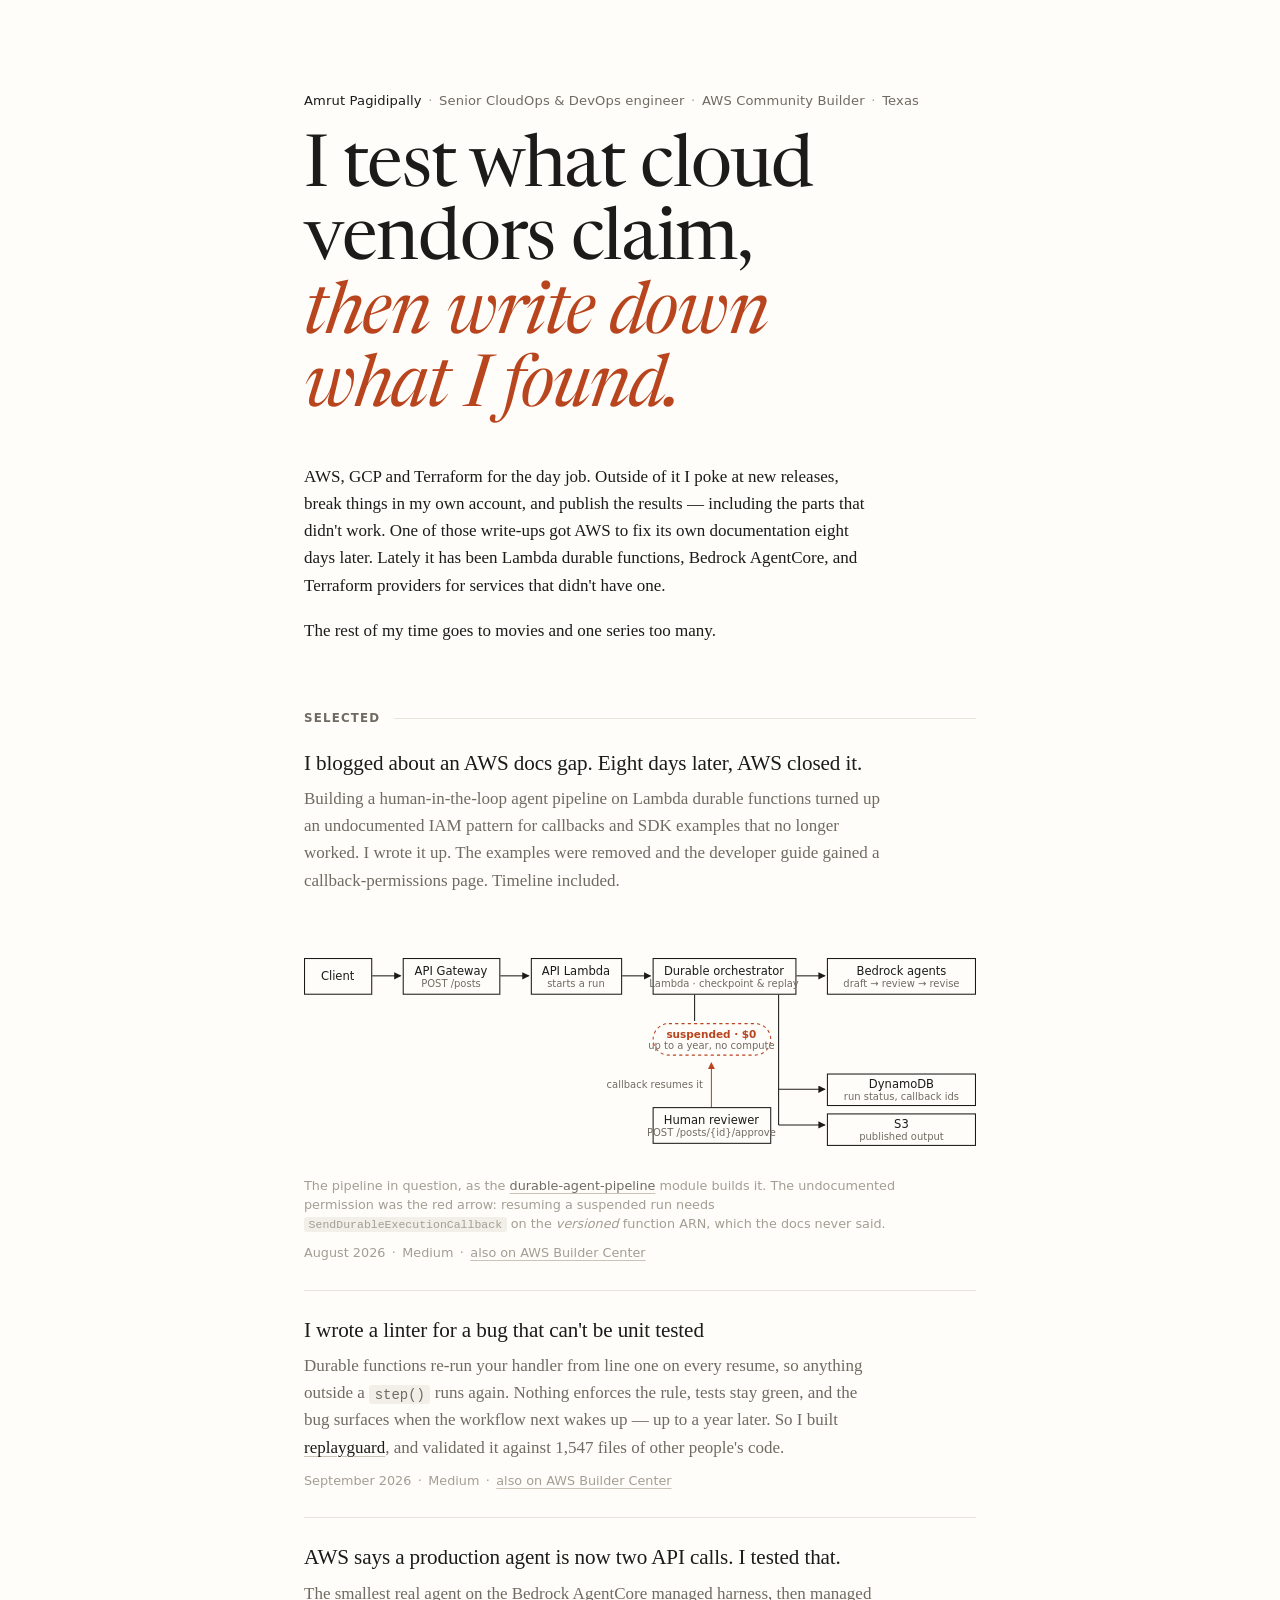
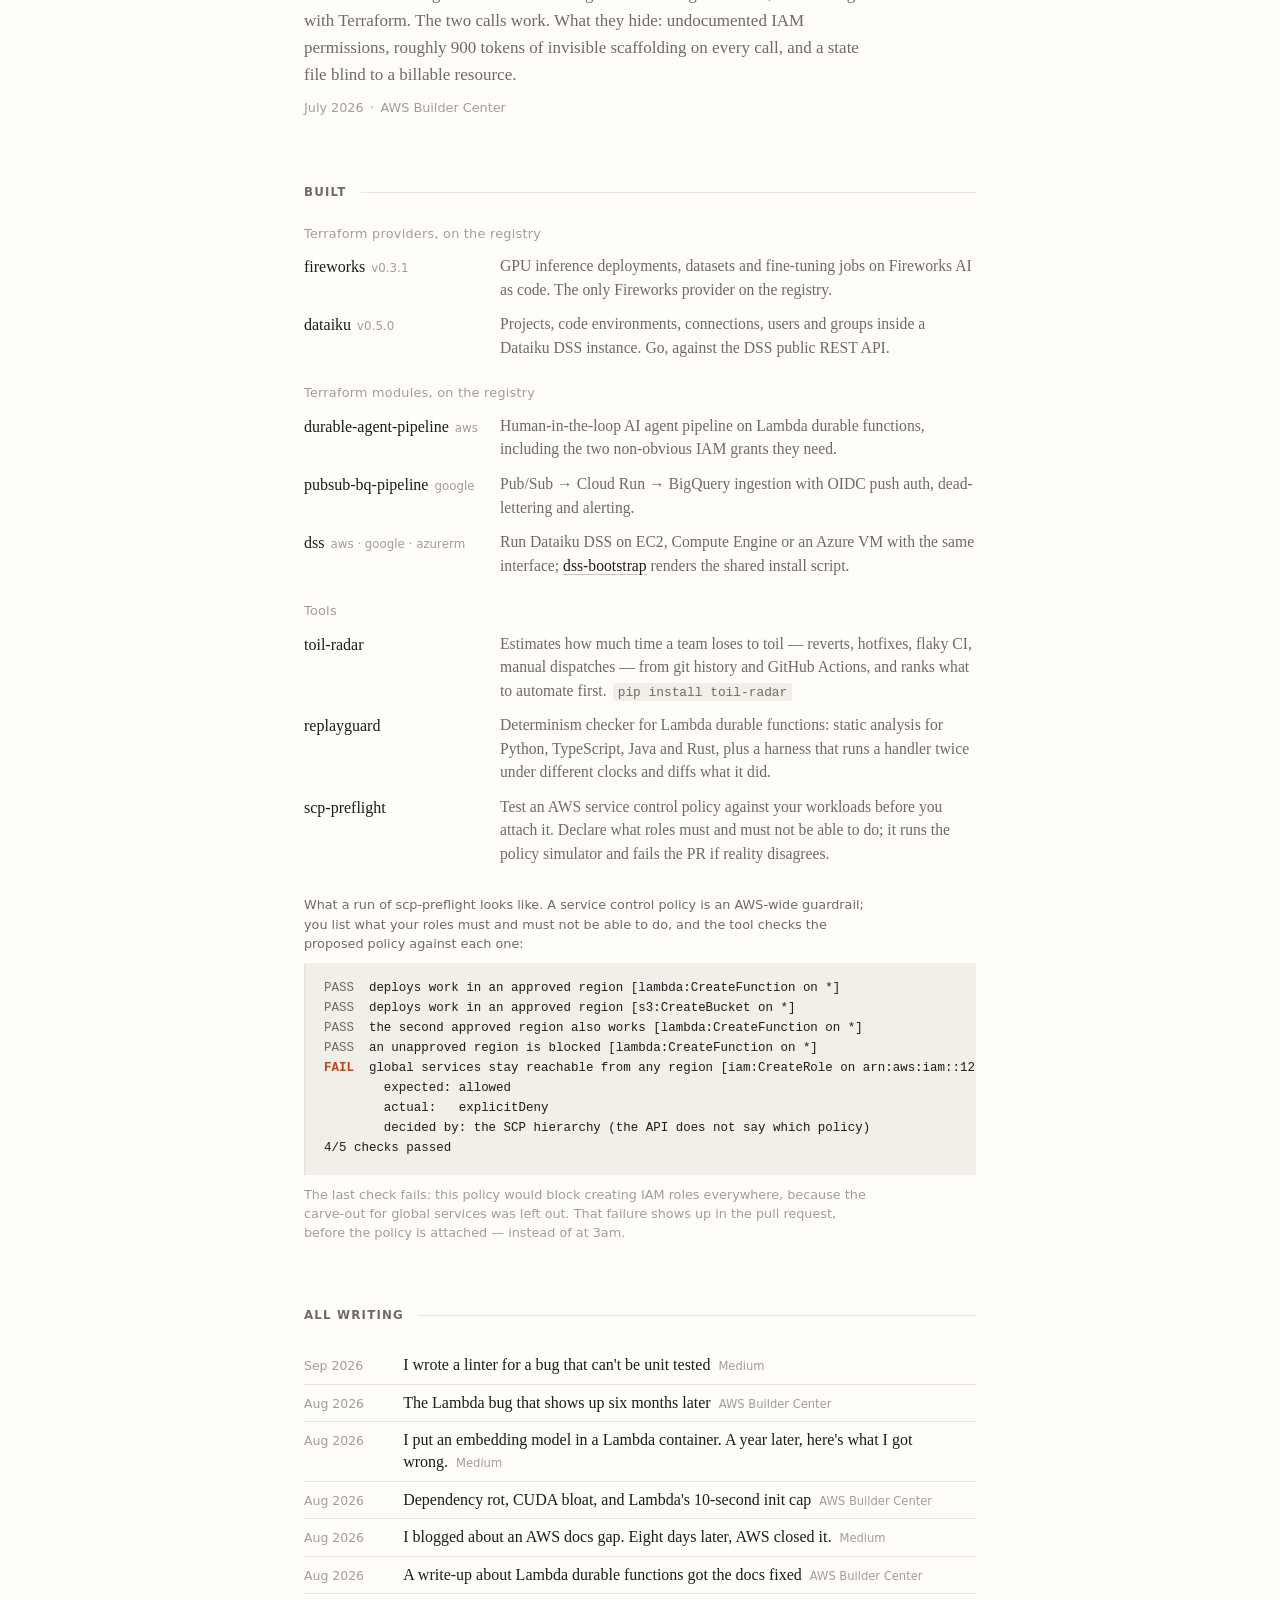
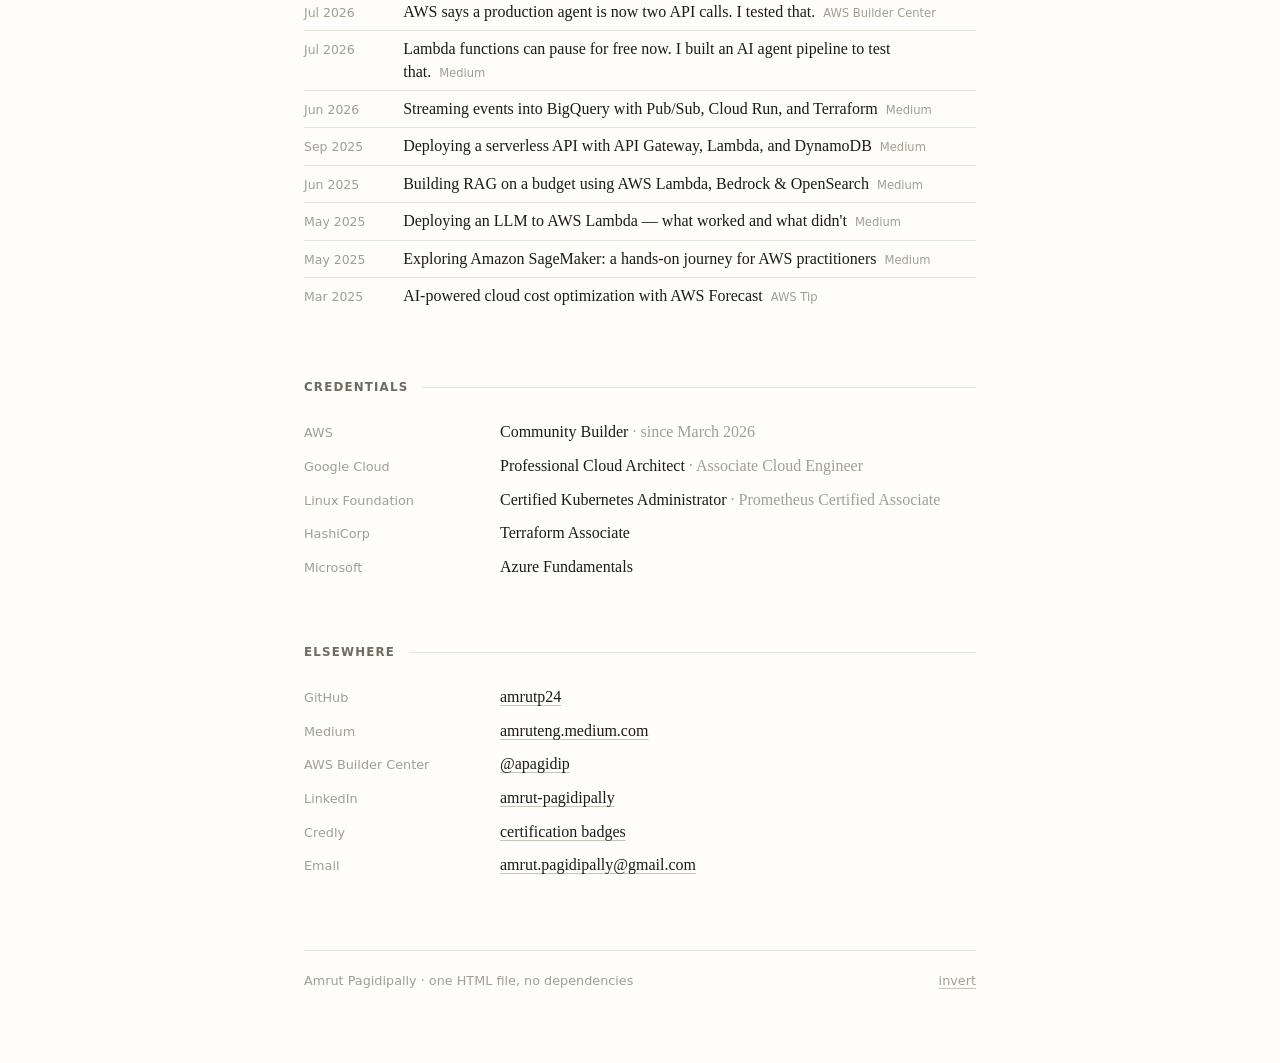
<file: index.html>
<!DOCTYPE html>
<html lang="en">
<head>
<meta charset="UTF-8">
<meta name="viewport" content="width=device-width, initial-scale=1">
<title>Amrut Pagidipally</title>
<link rel="icon" href="data:image/svg+xml,%3Csvg xmlns='http://www.w3.org/2000/svg' viewBox='0 0 64 64'%3E%3Crect width='64' height='64' fill='%231c1b19'/%3E%3Ctext x='32' y='47' text-anchor='middle' font-family='Charter,Georgia,serif' font-size='44' fill='%23fffdf9'%3EA%3C/text%3E%3C/svg%3E">
<link rel="apple-touch-icon" href="images/icon-180.png">
<link rel="canonical" href="https://amrutp24.github.io/">
<meta property="og:type" content="website">
<meta property="og:title" content="Amrut Pagidipally">
<meta property="og:description" content="I test what cloud vendors claim, then write down what I found. Senior CloudOps &amp; DevOps engineer, AWS Community Builder.">
<meta property="og:url" content="https://amrutp24.github.io/">
<meta property="og:image" content="https://amrutp24.github.io/images/og.png">
<meta property="og:image:width" content="1200">
<meta property="og:image:height" content="630">
<meta name="twitter:card" content="summary_large_image">
<meta name="twitter:title" content="Amrut Pagidipally">
<meta name="twitter:description" content="I test what cloud vendors claim, then write down what I found. Senior CloudOps &amp; DevOps engineer, AWS Community Builder.">
<meta name="twitter:image" content="https://amrutp24.github.io/images/og.png">
<link rel="preconnect" href="https://fonts.googleapis.com">
<link rel="preconnect" href="https://fonts.gstatic.com" crossorigin>
<link href="https://fonts.googleapis.com/css2?family=Newsreader:ital,opsz,wght@0,6..72,400;0,6..72,500;1,6..72,400&display=swap" rel="stylesheet">
<meta name="description" content="Senior CloudOps &amp; DevOps engineer and AWS Community Builder. I test what cloud vendors claim and write down what I find. Terraform providers, SRE tooling, Lambda, Bedrock, GCP.">
<style>
:root{
  --bg:#fffdf9;
  --fg:#1c1b19;
  --muted:#6f6b63;
  --faint:#a39e94;
  --rule:#e8e4dc;
  --link:#1c1b19;
  --link-rule:#c9c3b8;
  --mark:#b8451e;
  --code:#f2efe8;
}
@media (prefers-color-scheme:dark){
  :root:not([data-theme="light"]){
    --bg:#121110;--fg:#e6e2da;--muted:#9a958b;--faint:#5f5b53;
    --rule:#26241f;--link:#e6e2da;--link-rule:#4a463f;--mark:#e0704a;--code:#1d1b18;
  }
}
:root[data-theme="dark"]{
  --bg:#121110;--fg:#e6e2da;--muted:#9a958b;--faint:#5f5b53;
  --rule:#26241f;--link:#e6e2da;--link-rule:#4a463f;--mark:#e0704a;--code:#1d1b18;
}

*{box-sizing:border-box;margin:0;padding:0}
html{-webkit-text-size-adjust:100%}
body{
  background:var(--bg);color:var(--fg);
  font-family:Charter,"Iowan Old Style","Source Serif Pro","Palatino Linotype",Georgia,"Times New Roman",serif;
  font-size:17px;line-height:1.6;
  -webkit-font-smoothing:antialiased;
  padding:0 16px;
}
::selection{background:var(--mark);color:#fff}
.sans{font-family:ui-sans-serif,system-ui,-apple-system,"Segoe UI",Roboto,Helvetica,Arial,sans-serif}
a{
  color:var(--link);text-decoration:underline;
  text-decoration-color:var(--link-rule);text-decoration-thickness:1px;text-underline-offset:3px;
  transition:text-decoration-color .15s;
}
a:hover{text-decoration-color:var(--mark)}
code{
  font-family:ui-monospace,"Cascadia Mono","SF Mono",Menlo,Consolas,monospace;
  font-size:.82em;background:var(--code);padding:.12em .4em;border-radius:3px;
}

.page{max-width:42rem;margin:0 auto;padding:clamp(48px,10vh,104px) 0 72px}

/* ---------- hero ---------- */
.display{font-family:Newsreader,Charter,"Iowan Old Style",Georgia,serif;font-optical-sizing:auto}
.hero .who{
  font-family:ui-sans-serif,system-ui,-apple-system,"Segoe UI",Roboto,sans-serif;
  font-size:.82rem;color:var(--muted);letter-spacing:.01em;margin-bottom:22px;
}
.hero .who b{font-weight:500;color:var(--fg)}
.hero .who .dot{margin:0 .5em;color:var(--faint)}
.hero h1{
  font-size:clamp(40px,6.6vw,72px);font-weight:400;line-height:1.02;
  letter-spacing:-.018em;max-width:15ch;text-wrap:balance;
}
.hero h1 em{font-style:italic;color:var(--mark)}

/* diagram */
.diagram{margin-top:44px}
.feature .diagram{margin:22px 0 4px}
.diagram figcaption code{font-size:.9em}
.diagram figcaption em{font-style:italic}
.diagram .scroll{overflow-x:auto;-webkit-overflow-scrolling:touch}
.diagram svg{display:block;width:100%;min-width:560px;height:auto;font-family:ui-sans-serif,system-ui,-apple-system,"Segoe UI",Roboto,sans-serif}
.diagram .box{fill:var(--bg);stroke:var(--fg);stroke-width:1}
.diagram .lbl{fill:var(--fg);font-size:11px}
.diagram .sub{fill:var(--muted);font-size:9.5px}
.diagram .ln{stroke:var(--fg);stroke-width:1;fill:none}
.diagram .ar{fill:var(--fg)}
.diagram .wait{fill:none;stroke:var(--mark);stroke-width:1;stroke-dasharray:3 3}
.diagram .waitl{fill:var(--mark);font-size:10px;font-weight:600}
.diagram .cb{stroke:var(--mark);stroke-width:1;fill:none}
.diagram .cbar{fill:var(--mark)}
.diagram figcaption{
  font-family:ui-sans-serif,system-ui,-apple-system,"Segoe UI",Roboto,sans-serif;
  font-size:.8rem;color:var(--faint);margin-top:12px;max-width:38rem;line-height:1.5;
}
.diagram figcaption a{color:var(--muted)}

/* ---------- header ---------- */
.intro{margin-top:36px;max-width:36rem}
.intro p{margin-bottom:1.1em}
.intro p:last-child{margin-bottom:0}

/* ---------- sections ---------- */
section{margin-top:64px}
h2{
  font-family:ui-sans-serif,system-ui,-apple-system,"Segoe UI",Roboto,sans-serif;
  font-size:.74rem;font-weight:600;letter-spacing:.1em;text-transform:uppercase;
  color:var(--muted);margin-bottom:22px;
  display:flex;align-items:center;gap:14px;
}
h2::after{content:"";flex:1;height:1px;background:var(--rule)}

/* selected pieces: room to breathe */
.feature{list-style:none}
.feature li{padding:0 0 26px;margin-bottom:26px;border-bottom:1px solid var(--rule)}
.feature li:last-child{border-bottom:0;margin-bottom:0;padding-bottom:0}
.feature h3{font-size:1.32rem;font-weight:400;line-height:1.3;letter-spacing:-.005em}
.feature h3 a{text-decoration-color:transparent}
.feature h3 a:hover{text-decoration-color:var(--mark)}
.feature p{color:var(--muted);margin-top:8px;max-width:36rem}
.feature .meta{
  font-family:ui-sans-serif,system-ui,-apple-system,"Segoe UI",Roboto,sans-serif;
  font-size:.8rem;color:var(--faint);margin-top:10px;
}
.feature .meta a{color:var(--faint)}
.feature .meta .sep{margin:0 .5em}

/* built: compact two-column rows */
.built h3{
  font-family:ui-sans-serif,system-ui,-apple-system,"Segoe UI",Roboto,sans-serif;
  font-size:.8rem;font-weight:500;color:var(--faint);margin:24px 0 10px;letter-spacing:.02em;
}
.built h3:first-of-type{margin-top:0}
.rows{display:grid;grid-template-columns:11rem 1fr;column-gap:20px;row-gap:11px}
.rows .k{font-size:1rem;overflow-wrap:anywhere}
.rows .k a{text-decoration-color:transparent}
.rows .k a:hover{text-decoration-color:var(--mark)}
.rows .k small{
  font-family:ui-sans-serif,system-ui,-apple-system,"Segoe UI",Roboto,sans-serif;
  font-size:.74rem;color:var(--faint);margin-left:6px;font-variant-numeric:tabular-nums;
}
.rows .v{color:var(--muted);font-size:.98rem;line-height:1.5}
.rows .v code{margin-left:2px}

/* specimen: one real artifact */
.specimen{margin-top:30px}
.specimen pre{
  font-family:ui-monospace,"Cascadia Mono","SF Mono",Menlo,Consolas,monospace;
  font-size:.78rem;line-height:1.6;color:var(--fg);
  background:var(--code);padding:16px 18px;overflow-x:auto;
  border-left:2px solid var(--rule);
}
.specimen .lead{margin:0 0 10px;color:var(--muted)}
.specimen .ok{color:var(--muted)}
.specimen .no{color:var(--mark);font-weight:600}
.specimen figcaption{
  font-family:ui-sans-serif,system-ui,-apple-system,"Segoe UI",Roboto,sans-serif;
  font-size:.8rem;color:var(--faint);margin-top:10px;max-width:36rem;line-height:1.5;
}

/* archive: dense */
.archive{list-style:none}
.archive li{
  display:grid;grid-template-columns:5.2rem 1fr;column-gap:16px;
  padding:7px 0;border-bottom:1px solid var(--rule);align-items:baseline;
}
.archive li:last-child{border-bottom:0}
.archive .d{
  font-family:ui-sans-serif,system-ui,-apple-system,"Segoe UI",Roboto,sans-serif;
  font-size:.78rem;color:var(--faint);font-variant-numeric:tabular-nums;white-space:nowrap;
}
.archive .t{font-size:1rem;line-height:1.4}
.archive .t a{text-decoration-color:transparent}
.archive .t a:hover{text-decoration-color:var(--mark)}
.archive .s{
  font-family:ui-sans-serif,system-ui,-apple-system,"Segoe UI",Roboto,sans-serif;
  font-size:.72rem;color:var(--faint);margin-left:8px;white-space:nowrap;
}

/* credentials + elsewhere */
.pairs{list-style:none;display:grid;gap:8px;font-size:1rem}
.pairs li{display:grid;grid-template-columns:11rem 1fr;column-gap:20px;align-items:baseline}
.pairs .org{
  font-family:ui-sans-serif,system-ui,-apple-system,"Segoe UI",Roboto,sans-serif;
  font-size:.8rem;color:var(--faint);
}
.pairs .v{color:var(--fg)}
.pairs .v span{color:var(--faint)}

footer{
  margin-top:72px;padding-top:20px;border-top:1px solid var(--rule);
  font-family:ui-sans-serif,system-ui,-apple-system,"Segoe UI",Roboto,sans-serif;
  font-size:.8rem;color:var(--faint);
  display:flex;justify-content:space-between;gap:16px;flex-wrap:wrap;
}
footer button{
  font:inherit;color:inherit;background:none;border:0;cursor:pointer;padding:0;
  text-decoration:underline;text-decoration-color:var(--link-rule);text-underline-offset:3px;
}
footer button:hover{text-decoration-color:var(--mark)}

@media (max-width:600px){
  body{font-size:16px}
  .rows,.pairs li{grid-template-columns:1fr;row-gap:4px}
  .rows{row-gap:14px}
  .rows .k{margin-bottom:-10px}
  .archive li{grid-template-columns:1fr;row-gap:2px}
  .archive .s{display:block;margin:0}
}
</style>
</head>
<body>
<div class="page">

  <header class="hero">
    <div class="who"><b>Amrut Pagidipally</b><span class="dot">·</span>Senior CloudOps &amp; DevOps engineer<span class="dot">·</span>AWS Community Builder<span class="dot">·</span>Texas</div>
    <h1 class="display">I test what cloud vendors claim, <em>then write down what I found.</em></h1>
  </header>

  <div class="intro">
    <p>AWS, GCP and Terraform for the day job. Outside of it I poke at new releases,
       break things in my own account, and publish the results — including the parts
       that didn't work. One of those write-ups got AWS to fix its own documentation
       eight days later. Lately it has been Lambda durable functions, Bedrock
       AgentCore, and Terraform providers for services that didn't have one.</p>
    <p>The rest of my time goes to movies and one series too many.</p>
  </div>


  <section id="selected">
    <h2>Selected</h2>
    <ul class="feature">
      <li>
        <h3><a href="https://amruteng.medium.com/i-blogged-about-an-aws-docs-gap-eight-days-later-aws-closed-it-f335d81d8a7e">I blogged about an AWS docs gap. Eight days later, AWS closed it.</a></h3>
        <p>Building a human-in-the-loop agent pipeline on Lambda durable functions turned up
           an undocumented IAM pattern for callbacks and SDK examples that no longer worked.
           I wrote it up. The examples were removed and the developer guide gained a
           callback-permissions page. Timeline included.</p>
  <figure class="diagram">
    <div class="scroll">
    <svg viewBox="0 0 640 236" role="img" aria-label="Architecture of the durable-agent-pipeline module">
      <defs>
        <marker id="a" viewBox="0 0 8 8" refX="7" refY="4" markerWidth="7" markerHeight="7" orient="auto"><path d="M0,0 L8,4 L0,8 z" class="ar"/></marker>
        <marker id="b" viewBox="0 0 8 8" refX="7" refY="4" markerWidth="7" markerHeight="7" orient="auto"><path d="M0,0 L8,4 L0,8 z" class="cbar"/></marker>
      </defs>

      <rect x="0.5" y="40.5" width="64" height="34" class="box"/>
      <text x="32" y="61" text-anchor="middle" class="lbl">Client</text>
      <line x1="65" y1="57" x2="92" y2="57" class="ln" marker-end="url(#a)"/>

      <rect x="94.5" y="40.5" width="92" height="34" class="box"/>
      <text x="140" y="56" text-anchor="middle" class="lbl">API Gateway</text>
      <text x="140" y="68" text-anchor="middle" class="sub">POST /posts</text>
      <line x1="187" y1="57" x2="214" y2="57" class="ln" marker-end="url(#a)"/>

      <rect x="216.5" y="40.5" width="86" height="34" class="box"/>
      <text x="259" y="56" text-anchor="middle" class="lbl">API Lambda</text>
      <text x="259" y="68" text-anchor="middle" class="sub">starts a run</text>
      <line x1="303" y1="57" x2="330" y2="57" class="ln" marker-end="url(#a)"/>

      <rect x="332.5" y="40.5" width="136" height="34" class="box"/>
      <text x="400" y="56" text-anchor="middle" class="lbl">Durable orchestrator</text>
      <text x="400" y="68" text-anchor="middle" class="sub">Lambda · checkpoint &amp; replay</text>
      <line x1="469" y1="57" x2="496" y2="57" class="ln" marker-end="url(#a)"/>

      <rect x="498.5" y="40.5" width="141" height="34" class="box"/>
      <text x="569" y="56" text-anchor="middle" class="lbl">Bedrock agents</text>
      <text x="569" y="68" text-anchor="middle" class="sub">draft → review → revise</text>

      <line x1="372" y1="75" x2="372" y2="100" class="ln"/>
      <rect x="332.5" y="102.5" width="112" height="30" rx="15" class="wait"/>
      <text x="388" y="116" text-anchor="middle" class="waitl">suspended · $0</text>
      <text x="388" y="127" text-anchor="middle" class="sub">up to a year, no compute</text>

      <rect x="332.5" y="182.5" width="112" height="34" class="box"/>
      <text x="388" y="198" text-anchor="middle" class="lbl">Human reviewer</text>
      <text x="388" y="210" text-anchor="middle" class="sub">POST /posts/{id}/approve</text>
      <line x1="388" y1="182" x2="388" y2="140" class="cb" marker-end="url(#b)"/>
      <text x="380" y="164" text-anchor="end" class="sub">callback resumes it</text>

      <line x1="452" y1="75" x2="452" y2="199" class="ln"/>
      <line x1="452" y1="165" x2="496" y2="165" class="ln" marker-end="url(#a)"/>
      <line x1="452" y1="199" x2="496" y2="199" class="ln" marker-end="url(#a)"/>
      <rect x="498.5" y="150.5" width="141" height="30" class="box"/>
      <text x="569" y="164" text-anchor="middle" class="lbl">DynamoDB</text>
      <text x="569" y="175" text-anchor="middle" class="sub">run status, callback ids</text>
      <rect x="498.5" y="188.5" width="141" height="30" class="box"/>
      <text x="569" y="202" text-anchor="middle" class="lbl">S3</text>
      <text x="569" y="213" text-anchor="middle" class="sub">published output</text>
    </svg>
    </div>
    <figcaption>The pipeline in question, as the <a href="https://registry.terraform.io/modules/amrutp24/durable-agent-pipeline/aws/latest">durable-agent-pipeline</a>
      module builds it. The undocumented permission was the red arrow: resuming a suspended run needs
      <code>SendDurableExecutionCallback</code> on the <em>versioned</em> function ARN, which the docs never said.</figcaption>
  </figure>
        <div class="meta">August 2026<span class="sep">·</span>Medium<span class="sep">·</span><a href="https://builder.aws.com/content/3HKzWwiLnQ9YiXZDTUqpk0XQhFD/a-write-up-about-lambda-durable-functions-got-the-docs-fixed">also on AWS Builder Center</a></div>
      </li>
      <li>
        <h3><a href="https://amruteng.medium.com/i-wrote-a-linter-for-a-bug-that-cant-be-unit-tested-e296245eb39d">I wrote a linter for a bug that can't be unit tested</a></h3>
        <p>Durable functions re-run your handler from line one on every resume, so anything
           outside a <code>step()</code> runs again. Nothing enforces the rule, tests stay green,
           and the bug surfaces when the workflow next wakes up — up to a year later.
           So I built <a href="https://github.com/amrutp24/replayguard">replayguard</a>, and
           validated it against 1,547 files of other people's code.</p>
        <div class="meta">September 2026<span class="sep">·</span>Medium<span class="sep">·</span><a href="https://builder.aws.com/content/3IXAFXsyhurrsQmQFoBHLrQUviA/the-lambda-bug-that-shows-up-six-months-later">also on AWS Builder Center</a></div>
      </li>
      <li>
        <h3><a href="https://builder.aws.com/content/3BnCQ3tNlxDCGakjdtowPexN1dJ/aws-says-a-production-agent-is-now-two-api-calls-i-tested-that">AWS says a production agent is now two API calls. I tested that.</a></h3>
        <p>The smallest real agent on the Bedrock AgentCore managed harness, then managed
           with Terraform. The two calls work. What they hide: undocumented IAM permissions,
           roughly 900 tokens of invisible scaffolding on every call, and a state file blind
           to a billable resource.</p>
        <div class="meta">July 2026<span class="sep">·</span>AWS Builder Center</div>
      </li>
    </ul>
  </section>

  <section id="built" class="built">
    <h2>Built</h2>

    <h3>Terraform providers, on the registry</h3>
    <div class="rows">
      <div class="k"><a href="https://registry.terraform.io/providers/amrutp24/fireworks/latest">fireworks</a><small>v0.3.1</small></div>
      <div class="v">GPU inference deployments, datasets and fine-tuning jobs on Fireworks AI as code. The only Fireworks provider on the registry.</div>
      <div class="k"><a href="https://registry.terraform.io/providers/amrutp24/dataiku/latest">dataiku</a><small>v0.5.0</small></div>
      <div class="v">Projects, code environments, connections, users and groups inside a Dataiku DSS instance. Go, against the DSS public REST API.</div>
    </div>

    <h3>Terraform modules, on the registry</h3>
    <div class="rows">
      <div class="k"><a href="https://registry.terraform.io/modules/amrutp24/durable-agent-pipeline/aws/latest">durable-agent-pipeline</a><small>aws</small></div>
      <div class="v">Human-in-the-loop AI agent pipeline on Lambda durable functions, including the two non-obvious IAM grants they need.</div>
      <div class="k"><a href="https://registry.terraform.io/modules/amrutp24/pubsub-bq-pipeline/google/latest">pubsub-bq-pipeline</a><small>google</small></div>
      <div class="v">Pub/Sub → Cloud Run → BigQuery ingestion with OIDC push auth, dead-lettering and alerting.</div>
      <div class="k"><a href="https://registry.terraform.io/modules/amrutp24/dss/aws/latest">dss</a><small>aws · google · azurerm</small></div>
      <div class="v">Run Dataiku DSS on EC2, Compute Engine or an Azure VM with the same interface; <a href="https://registry.terraform.io/modules/amrutp24/dss-bootstrap/null/latest">dss-bootstrap</a> renders the shared install script.</div>
    </div>

    <h3>Tools</h3>
    <div class="rows">
      <div class="k"><a href="https://github.com/amrutp24/toil-radar">toil-radar</a></div>
      <div class="v">Estimates how much time a team loses to toil — reverts, hotfixes, flaky CI, manual dispatches — from git history and GitHub Actions, and ranks what to automate first. <code>pip install toil-radar</code></div>
      <div class="k"><a href="https://github.com/amrutp24/replayguard">replayguard</a></div>
      <div class="v">Determinism checker for Lambda durable functions: static analysis for Python, TypeScript, Java and Rust, plus a harness that runs a handler twice under different clocks and diffs what it did.</div>
      <div class="k"><a href="https://github.com/amrutp24/scp-preflight">scp-preflight</a></div>
      <div class="v">Test an AWS service control policy against your workloads before you attach it. Declare what roles must and must not be able to do; it runs the policy simulator and fails the PR if reality disagrees.</div>
    </div>

    <figure class="specimen">
      <figcaption class="lead">What a run of scp-preflight looks like. A service control policy is an AWS-wide guardrail;
        you list what your roles must and must not be able to do, and the tool checks the proposed policy against each one:</figcaption>
<pre><span class="ok">PASS</span>  deploys work in an approved region [lambda:CreateFunction on *]
<span class="ok">PASS</span>  deploys work in an approved region [s3:CreateBucket on *]
<span class="ok">PASS</span>  the second approved region also works [lambda:CreateFunction on *]
<span class="ok">PASS</span>  an unapproved region is blocked [lambda:CreateFunction on *]
<span class="no">FAIL</span>  global services stay reachable from any region [iam:CreateRole on arn:aws:iam::123456789012:role/app-worker]
        expected: allowed
        actual:   explicitDeny
        decided by: the SCP hierarchy (the API does not say which policy)
4/5 checks passed</pre>
      <figcaption>The last check fails: this policy would block creating IAM roles everywhere, because the
        carve-out for global services was left out. That failure shows up in the pull request, before the
        policy is attached — instead of at 3am.</figcaption>
    </figure>
  </section>

  <section id="writing">
    <h2>All writing</h2>
    <ul class="archive">
      <li><span class="d">Sep 2026</span><span class="t"><a href="https://amruteng.medium.com/i-wrote-a-linter-for-a-bug-that-cant-be-unit-tested-e296245eb39d">I wrote a linter for a bug that can't be unit tested</a><span class="s">Medium</span></span></li>
      <li><span class="d">Aug 2026</span><span class="t"><a href="https://builder.aws.com/content/3IXAFXsyhurrsQmQFoBHLrQUviA/the-lambda-bug-that-shows-up-six-months-later">The Lambda bug that shows up six months later</a><span class="s">AWS Builder Center</span></span></li>
      <li><span class="d">Aug 2026</span><span class="t"><a href="https://amruteng.medium.com/i-put-an-embedding-model-in-a-lambda-container-a-year-later-heres-what-i-got-wrong-bcc1dc6995f4">I put an embedding model in a Lambda container. A year later, here's what I got wrong.</a><span class="s">Medium</span></span></li>
      <li><span class="d">Aug 2026</span><span class="t"><a href="https://builder.aws.com/content/3I1VtC2Sshl5jQy2JQurQ1Nj8L9/dependency-rot-cuda-bloat-and-lambdas-10-second-init-cap-a-container-image-revisited">Dependency rot, CUDA bloat, and Lambda's 10-second init cap</a><span class="s">AWS Builder Center</span></span></li>
      <li><span class="d">Aug 2026</span><span class="t"><a href="https://amruteng.medium.com/i-blogged-about-an-aws-docs-gap-eight-days-later-aws-closed-it-f335d81d8a7e">I blogged about an AWS docs gap. Eight days later, AWS closed it.</a><span class="s">Medium</span></span></li>
      <li><span class="d">Aug 2026</span><span class="t"><a href="https://builder.aws.com/content/3HKzWwiLnQ9YiXZDTUqpk0XQhFD/a-write-up-about-lambda-durable-functions-got-the-docs-fixed">A write-up about Lambda durable functions got the docs fixed</a><span class="s">AWS Builder Center</span></span></li>
      <li><span class="d">Jul 2026</span><span class="t"><a href="https://builder.aws.com/content/3BnCQ3tNlxDCGakjdtowPexN1dJ/aws-says-a-production-agent-is-now-two-api-calls-i-tested-that">AWS says a production agent is now two API calls. I tested that.</a><span class="s">AWS Builder Center</span></span></li>
      <li><span class="d">Jul 2026</span><span class="t"><a href="https://amruteng.medium.com/lambda-functions-can-pause-for-free-now-i-built-an-ai-agent-pipeline-to-test-that-66c2623fb7a7">Lambda functions can pause for free now. I built an AI agent pipeline to test that.</a><span class="s">Medium</span></span></li>
      <li><span class="d">Jun 2026</span><span class="t"><a href="https://amruteng.medium.com/streaming-events-into-bigquery-with-pub-sub-cloud-run-and-terraform-c1df98417e5b">Streaming events into BigQuery with Pub/Sub, Cloud Run, and Terraform</a><span class="s">Medium</span></span></li>
      <li><span class="d">Sep 2025</span><span class="t"><a href="https://amruteng.medium.com/deploying-a-serverless-api-with-api-gateway-lambda-and-dynamodb-step-by-step-469d47ea3411">Deploying a serverless API with API Gateway, Lambda, and DynamoDB</a><span class="s">Medium</span></span></li>
      <li><span class="d">Jun 2025</span><span class="t"><a href="https://amruteng.medium.com/building-rag-on-a-budget-using-aws-lambda-bedrock-opensearch-1f17d46b7b17">Building RAG on a budget using AWS Lambda, Bedrock &amp; OpenSearch</a><span class="s">Medium</span></span></li>
      <li><span class="d">May 2025</span><span class="t"><a href="https://amruteng.medium.com/deploying-an-llm-to-aws-lambda-what-worked-and-what-didnt-ad82952ed86d">Deploying an LLM to AWS Lambda — what worked and what didn't</a><span class="s">Medium</span></span></li>
      <li><span class="d">May 2025</span><span class="t"><a href="https://amruteng.medium.com/exploring-amazon-sagemaker-a-hands-on-journey-for-aws-practitioners-2992d1ba4716">Exploring Amazon SageMaker: a hands-on journey for AWS practitioners</a><span class="s">Medium</span></span></li>
      <li><span class="d">Mar 2025</span><span class="t"><a href="https://awstip.com/ai-powered-cloud-cost-optimization-how-aws-forecast-can-reduce-your-cloud-bills-fc9e09ca1f88">AI-powered cloud cost optimization with AWS Forecast</a><span class="s">AWS Tip</span></span></li>
    </ul>
  </section>

  <section id="credentials">
    <h2>Credentials</h2>
    <ul class="pairs">
      <li><span class="org">AWS</span><span class="v">Community Builder <span>· since March 2026</span></span></li>
      <li><span class="org">Google Cloud</span><span class="v">Professional Cloud Architect <span>· Associate Cloud Engineer</span></span></li>
      <li><span class="org">Linux Foundation</span><span class="v">Certified Kubernetes Administrator <span>· Prometheus Certified Associate</span></span></li>
      <li><span class="org">HashiCorp</span><span class="v">Terraform Associate</span></li>
      <li><span class="org">Microsoft</span><span class="v">Azure Fundamentals</span></li>
    </ul>
  </section>

  <section id="elsewhere">
    <h2>Elsewhere</h2>
    <ul class="pairs">
      <li><span class="org">GitHub</span><span class="v"><a href="https://github.com/amrutp24">amrutp24</a></span></li>
      <li><span class="org">Medium</span><span class="v"><a href="https://amruteng.medium.com">amruteng.medium.com</a></span></li>
      <li><span class="org">AWS Builder Center</span><span class="v"><a href="https://builder.aws.com/community/@apagidip">@apagidip</a></span></li>
      <li><span class="org">LinkedIn</span><span class="v"><a href="https://www.linkedin.com/in/amrut-pagidipally-bb4244180/">amrut-pagidipally</a></span></li>
      <li><span class="org">Credly</span><span class="v"><a href="https://www.credly.com/users/amrut-pagidipally">certification badges</a></span></li>
      <li><span class="org">Email</span><span class="v"><a href="mailto:amrut.pagidipally@gmail.com">amrut.pagidipally@gmail.com</a></span></li>
    </ul>
  </section>

  <footer>
    <span>Amrut Pagidipally · one HTML file, no dependencies</span>
    <button id="theme" type="button">invert</button>
  </footer>

</div>

<script>
(function(){
  var root=document.documentElement;
  try{var t=localStorage.getItem("theme"); if(t) root.setAttribute("data-theme",t);}catch(e){}
  document.getElementById("theme").addEventListener("click",function(){
    var cur=root.getAttribute("data-theme");
    var dark=cur?cur==="dark":matchMedia("(prefers-color-scheme: dark)").matches;
    var next=dark?"light":"dark";
    root.setAttribute("data-theme",next);
    try{localStorage.setItem("theme",next);}catch(e){}
  });
})();
</script>
</body>
</html>
</file>
